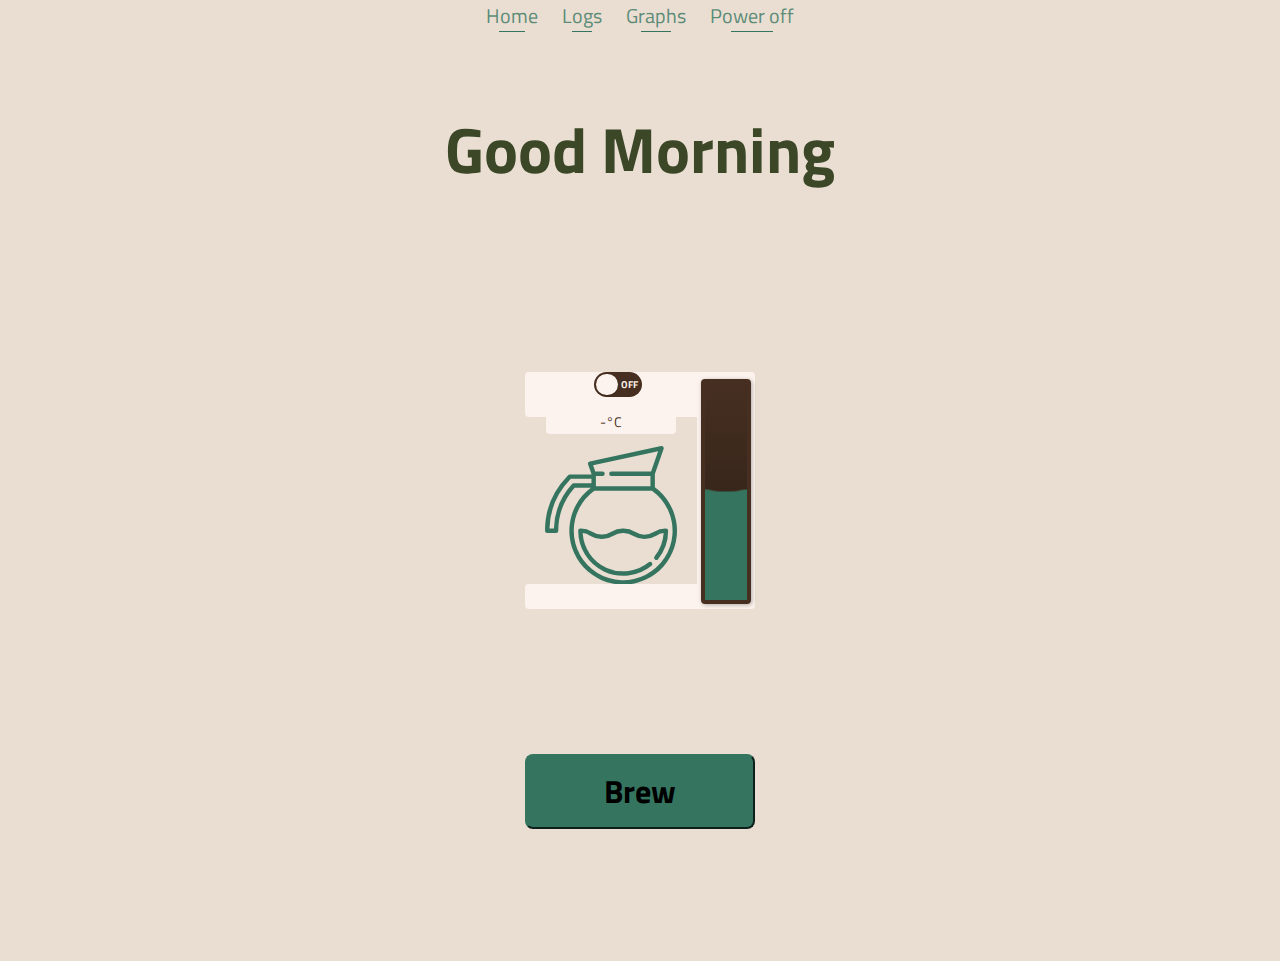
<file: front-end/index.html>
<!DOCTYPE html>
<html lang="en">
	<head>
		<meta charset="UTF-8" />
		<meta http-equiv="X-UA-Compatible" content="IE=edge" />
		<meta name="viewport" content="width=device-width, initial-scale=1.0" />
		<link
			rel="stylesheet"
			type="text/css"
			media="screen"
			href="./style/screen.css"
		/>
		<link rel="shortcut icon" href="imgs/favicon.ico" type="image/x-icon" />
		<link rel="icon" href="imgs/favicon.ico" type="image/x-icon" />
		<link
			href="https://fonts.googleapis.com/css?family=Oswald:400,700"
			rel="stylesheet"
		/>
		<link rel="stylesheet" href="../front-end/style/normalize.css" />
		<script
			src="https://cdn.socket.io/4.4.1/socket.io.min.js"
			integrity="sha384-fKnu0iswBIqkjxrhQCTZ7qlLHOFEgNkRmK2vaO/LbTZSXdJfAu6ewRBdwHPhBo/H"
			crossorigin="anonymous"
		></script>
		<script src="script/dataHandler.js"></script>
		<script src="script/app.js"></script>
		<title>COF-FI</title>
	</head>
	<body class="homepage">
		<header class="o-row--header">
			<div class="navbar">
				<a class="c-nav__link is-selected c-link-cta" href="./index.html"
					>Home</a
				>
				<a
					class="drop-down-link c-nav__link is-selected c-link-cta"
					href="./logs.html"
					>Logs</a
				>
				<a
					class="drop-down-link c-nav__link is-selected c-link-cta"
					href="./graphs.html"
					>Graphs</a
				>
				<a class="js-shutdown c-nav__link is-selected c-link-cta">Power off</a>
			</div>
			<div class="mobile-nav">
				<div class="hamburger" data-clicked="0">
					<svg
						xmlns="http://www.w3.org/2000/svg"
						width="34"
						height="34"
						viewBox="0 0 34 34"
					>
						<g id="navbar_mobile" transform="translate(-745 -78.284)">
							<rect
								id="rectangle"
								width="34"
								height="34"
								transform="translate(745 78.284)"
								fill="none"
							/>
							<path
								id="path"
								d="M3,23.142H28.713V20.285H3v2.857ZM3,16H28.713V13.142H3V16ZM3,6V8.857H28.713V6Z"
								transform="translate(746.286 80.571)"
								fill="#3b4727"
								fill-rule="evenodd"
							/>
						</g>
					</svg>
				</div>
				<div class="mobile-dropdown c-hidden">
					<a href="./index.html">Home</a>
					<a href="./logs.html">Logs</a>
					<a href="./graphs.html">Graphs</a>
					<a class="js-shutdown_mobile"> Power off</a>
				</div>
			</div>
			<div class="c-welcome">
				<h1 class="js-welcome c-lead-bold">Good Morning</h1>

				<span class="js-turnonspan c-lead-sm"></span>
			</div>
		</header>

		<div class="o-row--body">
			<div class="o-layout o-layout--align-center">
				<div class="js-brewingpopup c-hidden">
					<div class="js-brewingpopup-content">
						<div class="c-popupgrid">
							<div class="c-popup-header">
								<h2 class="c-popup-header--text c-lead-bt2">Brew</h2>
								<span class="c-closepopup">&times;</span>
							</div>
							<div class="c-coffeestatus"></div>
							<div class="c-checkdiv">
								<div class="wls u-1-of-2">
									<a class="wlstext c-lead-tiny"
										>water-level<br />
										<!-- <input
											class="js-wlscheck"
											type="checkbox"
											disabled="disabled"
										/> -->
									</a>
									<div class="js-wlscheck c-hidden">
										<svg
											xmlns="http://www.w3.org/2000/svg"
											xmlns:xlink="http://www.w3.org/1999/xlink"
											width="73.303"
											height="52.922"
											viewBox="0 0 73.303 52.922"
										>
											<defs>
												<clipPath id="clip-path">
													<rect width="73.303" height="52.922" fill="none" />
												</clipPath>
											</defs>
											<g
												id="Repeat_Grid_4"
												data-name="Repeat Grid 4"
												clip-path="url(#clip-path)"
											>
												<g transform="translate(-71 -565.578)">
													<path
														id="done_FILL0_wght400_GRAD0_opsz48"
														d="M32.923,65.122,7.7,39.9l4.842-4.842L32.923,55.439,76.161,12.2,81,17.042Z"
														transform="translate(63.3 553.378)"
														fill="#357560"
													/>
												</g>
											</g>
										</svg>
									</div>
									<span class="c-lead-tiny refill-water"></span>
								</div>
								<div class="fsr u-1-of-2">
									<a class="fsrtext c-lead-tiny"
										>coffee pot<br />
										<!-- <input
											class="js-fsrcheck"
											type="checkbox"
											disabled="disabled"
										/> -->
									</a>
									<div class="js-fsrcheck c-hidden">
										<svg
											xmlns="http://www.w3.org/2000/svg"
											xmlns:xlink="http://www.w3.org/1999/xlink"
											width="73.303"
											height="52.922"
											viewBox="0 0 73.303 52.922"
										>
											<defs>
												<clipPath id="clip-path">
													<rect width="73.303" height="52.922" fill="none" />
												</clipPath>
											</defs>
											<g
												id="Repeat_Grid_4"
												data-name="Repeat Grid 4"
												clip-path="url(#clip-path)"
											>
												<g transform="translate(-71 -565.578)">
													<path
														id="done_FILL0_wght400_GRAD0_opsz48"
														d="M32.923,65.122,7.7,39.9l4.842-4.842L32.923,55.439,76.161,12.2,81,17.042Z"
														transform="translate(63.3 553.378)"
														fill="#357560"
													/>
												</g>
											</g>
										</svg>
									</div>
									<span class="c-lead-tiny place-pot"></span>
								</div>
							</div>

							<div class="startdiv">
								<button class="js-startbtn c-lead-bt" disabled="disabled">
									Start
								</button>
							</div>
						</div>
					</div>
				</div>
				<div class="c-coffee--bg o-layout__item u-1-of-2-bp3">
					<div class="top-balk">
						<div class="c-on--off">
							<input class="js-onswitch" type="checkbox" />
						</div>
					</div>
					<div class="tinytop">
						<div class="top-balk--sm">
							<div class="js-temp">-</div>
						</div>
					</div>
					<div class="sidebar--wls">
						<div class="c-waterlevel">
							<main class="c-app">
								<header class="c-header u-bring-to-front">
									<ul class="c-timestamps js-timestamps"></ul>
								</header>

								<footer class="u-bring-to-front"></footer>

								<div class="c-water js-waves">
									<svg
										class="c-water__wave c-water__wave--back"
										version="1.1"
										xmlns="http://www.w3.org/2000/svg"
										xmlns:xlink="http://www.w3.org/1999/xlink"
										viewBox="0 0 560 20"
									>
										<path
											d="M420,20c21.5-0.4,38.8-2.5,51.1-4.5c13.4-2.2,26.5-5.2,27.3-5.4C514,6.5,518,4.7,528.5,2.7c7.1-1.3,17.9-2.8,31.5-2.7c0,0,0,0,0,0v20H420z"
										></path>
										<path
											d="M420,20c-21.5-0.4-38.8-2.5-51.1-4.5c-13.4-2.2-26.5-5.2-27.3-5.4C326,6.5,322,4.7,311.5,2.7C304.3,1.4,293.6-0.1,280,0c0,0,0,0,0,0v20H420z"
										></path>
										<path
											d="M140,20c21.5-0.4,38.8-2.5,51.1-4.5c13.4-2.2,26.5-5.2,27.3-5.4C234,6.5,238,4.7,248.5,2.7c7.1-1.3,17.9-2.8,31.5-2.7c0,0,0,0,0,0v20H140z"
										></path>
										<path
											d="M140,20c-21.5-0.4-38.8-2.5-51.1-4.5c-13.4-2.2-26.5-5.2-27.3-5.4C46,6.5,42,4.7,31.5,2.7C24.3,1.4,13.6-0.1,0,0c0,0,0,0,0,0l0,20H140z"
										></path>
									</svg>

									<svg
										class="c-water__wave c-water__wave--front"
										version="1.1"
										xmlns="http://www.w3.org/2000/svg"
										xmlns:xlink="http://www.w3.org/1999/xlink"
										viewBox="0 0 560 20"
									>
										<path
											d="M420,20c21.5-0.4,38.8-2.5,51.1-4.5c13.4-2.2,26.5-5.2,27.3-5.4C514,6.5,518,4.7,528.5,2.7c7.1-1.3,17.9-2.8,31.5-2.7c0,0,0,0,0,0v20H420z"
										></path>
										<path
											d="M420,20c-21.5-0.4-38.8-2.5-51.1-4.5c-13.4-2.2-26.5-5.2-27.3-5.4C326,6.5,322,4.7,311.5,2.7C304.3,1.4,293.6-0.1,280,0c0,0,0,0,0,0v20H420z"
										></path>
										<path
											d="M140,20c21.5-0.4,38.8-2.5,51.1-4.5c13.4-2.2,26.5-5.2,27.3-5.4C234,6.5,238,4.7,248.5,2.7c7.1-1.3,17.9-2.8,31.5-2.7c0,0,0,0,0,0v20H140z"
										></path>
										<path
											d="M140,20c-21.5-0.4-38.8-2.5-51.1-4.5c-13.4-2.2-26.5-5.2-27.3-5.4C46,6.5,42,4.7,31.5,2.7C24.3,1.4,13.6-0.1,0,0c0,0,0,0,0,0l0,20H140z"
										></path>
									</svg>
								</div>
							</main>
						</div>
					</div>
					<div class="coffeepot">
						<svg
							xmlns="http://www.w3.org/2000/svg"
							width="132.001"
							height="138.631"
							viewBox="0 0 132.001 138.631"
						>
							<g id="coffee-pot-svgrepo-com" transform="translate(0 -0.001)">
								<path
									id="Path_1"
									data-name="Path 1"
									d="M11.246,84.636A77.761,77.761,0,0,1,33.234,30.451l1.3-1.349a2.212,2.212,0,0,1,1.59-.674H57.7v-.364L54.347,18.4a2.212,2.212,0,0,1,1.621-2.887L127.286.051a2.212,2.212,0,0,1,2.559,2.888l-8.726,25.127V41.307a53.828,53.828,0,1,1-63.955.4H40.9A64.677,64.677,0,0,0,24.519,84.8a2.212,2.212,0,0,1-2.212,2.212H13.458A2.214,2.214,0,0,1,11.24,84.8q0-.084.006-.165Zm48.1-65.325,2.142,6.169h7.275a2.212,2.212,0,0,1,0,4.424H62.126V40.228h54.567V29.9H77.612a2.212,2.212,0,0,1,0-4.424h39.721l7.039-20.27ZM40,84.8a49.406,49.406,0,1,0,78.188-40.149H60.628A49.474,49.474,0,0,0,40,84.8ZM20.129,82.589A69.072,69.072,0,0,1,38.284,37.995a2.211,2.211,0,0,1,1.631-.717H57.7V32.853H37.067l-.652.674A73.334,73.334,0,0,0,15.7,82.589Z"
									transform="translate(-11.24)"
									fill="#357560"
								/>
								<path
									id="Path_2"
									data-name="Path 2"
									d="M64.837,285.9a17.026,17.026,0,0,0,9.624-2.674A21.452,21.452,0,0,1,86.222,280a21.451,21.451,0,0,1,11.761,3.225,18.651,18.651,0,0,0,19.247,0A21.45,21.45,0,0,1,128.99,280a2.212,2.212,0,0,1,2.212,2.212,45.047,45.047,0,0,1-10.071,28.333,2.212,2.212,0,0,1-3.433-2.791,40.636,40.636,0,0,0,9.012-23.222,17.164,17.164,0,0,0-7.344,2.567,23.058,23.058,0,0,1-23.521,0,17.025,17.025,0,0,0-9.624-2.674A17.026,17.026,0,0,0,76.6,287.1a21.45,21.45,0,0,1-11.761,3.225A21.453,21.453,0,0,1,53.076,287.1a17.168,17.168,0,0,0-7.346-2.567,40.532,40.532,0,0,0,66.033,29.158,2.212,2.212,0,0,1,2.791,3.433,44.957,44.957,0,0,1-73.314-34.91A2.212,2.212,0,0,1,43.452,280a21.452,21.452,0,0,1,11.761,3.225A17.023,17.023,0,0,0,64.837,285.9Z"
									transform="translate(-8.051 -197.412)"
									fill="#357560"
								/>
							</g>
						</svg>
					</div>
					<div class="bottom-balk"></div>
				</div>
			</div>
			<div class="o-container-btn">
				<div class="c-brew-coffee">
					<button class="js-brewbtn c-lead-bt">Brew</button>
				</div>
			</div>
		</div>
	</body>
</html>
</file>
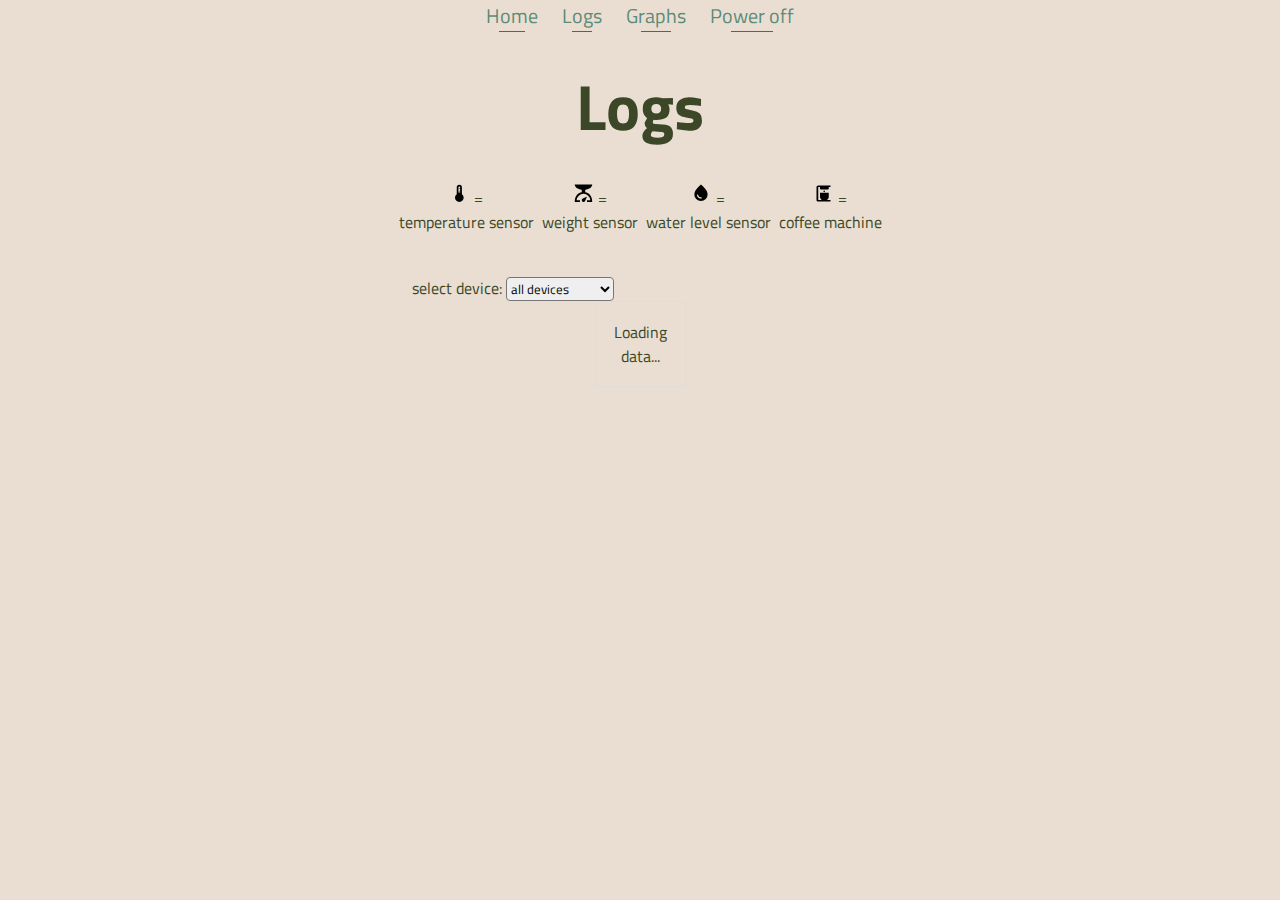
<file: front-end/logs.html>
<!DOCTYPE html>
<html lang="en">
<head>
  <meta charset="UTF-8">
  <meta http-equiv="X-UA-Compatible" content="IE=edge">
  <meta name="viewport" content="width=device-width, initial-scale=1.0">
  <link rel="shortcut icon" href="imgs/favicon.ico" type="image/x-icon" />
  <link rel="icon" href="imgs/favicon.ico" type="image/x-icon" />
  <link rel="stylesheet" type="text/css" media="screen" href="./style/screen.css" />
  <link href="https://fonts.googleapis.com/css?family=Oswald:400,700" rel="stylesheet" />
  <script src="script/dataHandler.js"></script>
  <script
  src="https://cdn.socket.io/4.4.1/socket.io.min.js"
  integrity="sha384-fKnu0iswBIqkjxrhQCTZ7qlLHOFEgNkRmK2vaO/LbTZSXdJfAu6ewRBdwHPhBo/H"
  crossorigin="anonymous"
></script>
  <script src="script/app.js"></script>
  <title>COF-FI | Logs</title>
</head>
<body class="log-page">
  <header class="">
    <div class="navbar">
      <a class="c-nav__link is-selected c-link-cta" href="./index.html"
        >Home</a
      >
     
      <a
					class="drop-down-link c-nav__link is-selected c-link-cta"
					href="./logs.html"
					>Logs</a
				>
				<a
					class="drop-down-link c-nav__link is-selected c-link-cta"
					href="./graphs.html"
					>Graphs</a
				>
        <a class="js-shutdown c-nav__link is-selected c-link-cta">Power off</a>
    </div>
    <div class="mobile-nav">
      <div class="hamburger" data-clicked="0">
        <svg
          xmlns="http://www.w3.org/2000/svg"
          width="34"
          height="34"
          viewBox="0 0 34 34"
        >
          <g id="navbar_mobile" transform="translate(-745 -78.284)">
            <rect
              id="rectangle"
              width="34"
              height="34"
              transform="translate(745 78.284)"
              fill="none"
            />
            <path
              id="path"
              d="M3,23.142H28.713V20.285H3v2.857ZM3,16H28.713V13.142H3V16ZM3,6V8.857H28.713V6Z"
              transform="translate(746.286 80.571)"
              fill="#3b4727"
              fill-rule="evenodd"
            />
          </g>
        </svg>
      </div>
      <div class="mobile-dropdown c-hidden">
        <a href="./index.html">Home</a>
        <a href="./logs.html">Logs</a>
        <a href="./graphs.html">Graphs</a>
        <a class="js-shutdown_mobile"> Power off</a>
      </div>
    </div>
    <div class="c-welcomelogs">
      <h1 class="welcome-text c-lead-bold">Logs</h1>
    </div>
  </header>
  <main class="c-dashboard">
    <div class="o-layout o-layout--justify-center o-layout--align-center o-layout--align-content-center">
      <div class="o-layout__item ">
        <div class="c-legendediv">
            <p><svg id="thermostat_black_24dp" xmlns="http://www.w3.org/2000/svg" width="21" height="21" viewBox="0 0 21 21">
              <g id="Group_8" data-name="Group 8">
                <path id="Path_6" data-name="Path 6" d="M0,0H20.636V20.636H0Z" fill="none"/>
              </g>
              <g id="Group_9" data-name="Group 9" transform="translate(6.019 1.72)">
                <path id="Path_7" data-name="Path 7" d="M13.879,11.458V4.58a2.58,2.58,0,1,0-5.159,0v6.879a4.3,4.3,0,1,0,5.159,0Zm-3.439-1.72V4.58a.86.86,0,1,1,1.72,0v.86H11.3V6.3h.86v1.72H11.3v.86h.86v.86Z" transform="translate(-7 -2)"/>
              </g>
            </svg> = <br/> temperature sensor
            </p>
            <p>
              <svg xmlns="http://www.w3.org/2000/svg" width="21" height="21" viewBox="0 0 21 21">
              <g id="scale_black_24dp" transform="translate(0 0.02)">
                <g id="Group_12" data-name="Group 12" transform="translate(0 0)">
                  <rect id="Rectangle_4" data-name="Rectangle 4" width="21" height="21" transform="translate(0 -0.02)" fill="none"/>
                </g>
                <g id="Group_13" data-name="Group 13" transform="translate(1.748 1.41)">
                  <path id="Path_8" data-name="Path 8" d="M12.487,9.865V7.244C16.472,6.737,19.479,4.534,19.479,2H2C2,4.534,5.006,6.737,8.991,7.244V9.865C5.775,10.5,2,13.02,2,19.479H7.244V17.731H3.861a6.74,6.74,0,0,1,6.878-6.292,6.74,6.74,0,0,1,6.878,6.292H14.235v1.748h5.244C19.479,13.02,15.7,10.5,12.487,9.865Zm-1.748,9.613a1.753,1.753,0,0,1-1.748-1.748A1.709,1.709,0,0,1,9.507,16.5c.7-.7,4.728-2.263,4.728-2.263s-1.564,4.029-2.263,4.728A1.709,1.709,0,0,1,10.739,19.479Z" transform="translate(-2 -2)"/>
                </g>
              </g>
            </svg> = <br/> weight sensor
            </p>
            <p>
              <svg xmlns="http://www.w3.org/2000/svg" width="21" height="21" viewBox="0 0 21 21">
              <g id="water_drop_black_24dp" transform="translate(0 -0.238)">
                <rect id="Rectangle_3" data-name="Rectangle 3" width="21" height="20" transform="translate(0 0.238)" fill="none"/>
                <path id="Path_5" data-name="Path 5" d="M10.647,2Q4,7.671,4,11.8a6.649,6.649,0,1,0,13.294,0Q17.294,7.667,10.647,2ZM7.182,11.971a.624.624,0,0,1,.615.515,2.815,2.815,0,0,0,3.024,2.385.624.624,0,1,1,.058,1.246,4.049,4.049,0,0,1-4.312-3.423A.624.624,0,0,1,7.182,11.971Z" transform="translate(-0.676 -0.338)"/>
              </g>
            </svg> = <br/> water level sensor
            </p>
            <p>
               <svg
              id='coffee_maker_black_24dp'
              xmlns='http://www.w3.org/2000/svg'
              width='21'
              height='21'
              viewBox='0 0 139.204 128.469'
            >
              <g id='Group_3' data-name='Group 3'>
                <path
                  id='Path_1'
                  data-name='Path 1'
                  d='M0,0H139.2V128.469H0Z'
                  fill='none'
                />
              </g>
              <g
                id='Group_5'
                data-name='Group 5'
                transform='translate(23.201 10.706)'
              >
                <g id='Group_4' data-name='Group 4'>
                  <path
                    id='Path_2'
                    data-name='Path 2'
                    d='M85.2,23.412V12.706H96.8V2H15.6C9.22,2,4,6.818,4,12.706V98.352c0,5.888,5.22,10.706,11.6,10.706H96.8V98.352H73.428C80.562,93.481,85.2,85.719,85.2,76.94V50.176h-58V76.94c0,8.779,4.7,16.54,11.774,21.412H15.6V12.706H27.2V23.412A5.607,5.607,0,0,0,33,28.764H79.4A5.606,5.606,0,0,0,85.2,23.412Z'
                    transform='translate(-4 -2)'
                  />
                  <ellipse
                    id='Ellipse_2'
                    data-name='Ellipse 2'
                    cx='5.536'
                    cy='5.109'
                    rx='5.536'
                    ry='5.109'
                    transform='translate(45.45 34.257)'
                  />
                </g>
              </g>
              </svg> = <br/> coffee machine 
          </p>
        </div>
      </div>
      <div class="o-layout__item"><div class="c-deviceInputDiv">
        <label for="deviceid">select device: </label>
        <select name="deviceid" class="deviceID_picker">
          <option value="0">all devices</option>
          <option value="1">water level</option>
          <option value="2">temperature</option>
          <option value="3">weight</option>
          <option value="4">coffee machine</option>
        </select>
    </div></div>
      <div class="o-layout__item">
        <table class="c-table js-table">
          <tr class="c-row js-header">
            <td class="c-cell">Loading data...</td>
          </tr>
        </table>
      </div>
      <div class="backtotop-btn">
        <svg xmlns="http://www.w3.org/2000/svg" width="28" height="26.8" viewBox="0 0 28 26.8">
          <path id="double_arrow_FILL0_wght400_GRAD0_opsz48" d="M24.7,38,35.2,24,24.7,10h3.7L38.9,24,28.4,38ZM12.1,38,22.6,24,12.1,10h3.7L26.3,24,15.8,38Z" transform="translate(-10 38.9) rotate(-90)"/>
        </svg>        
      </div>
    </div>
    
  </main>
</html>
</file>
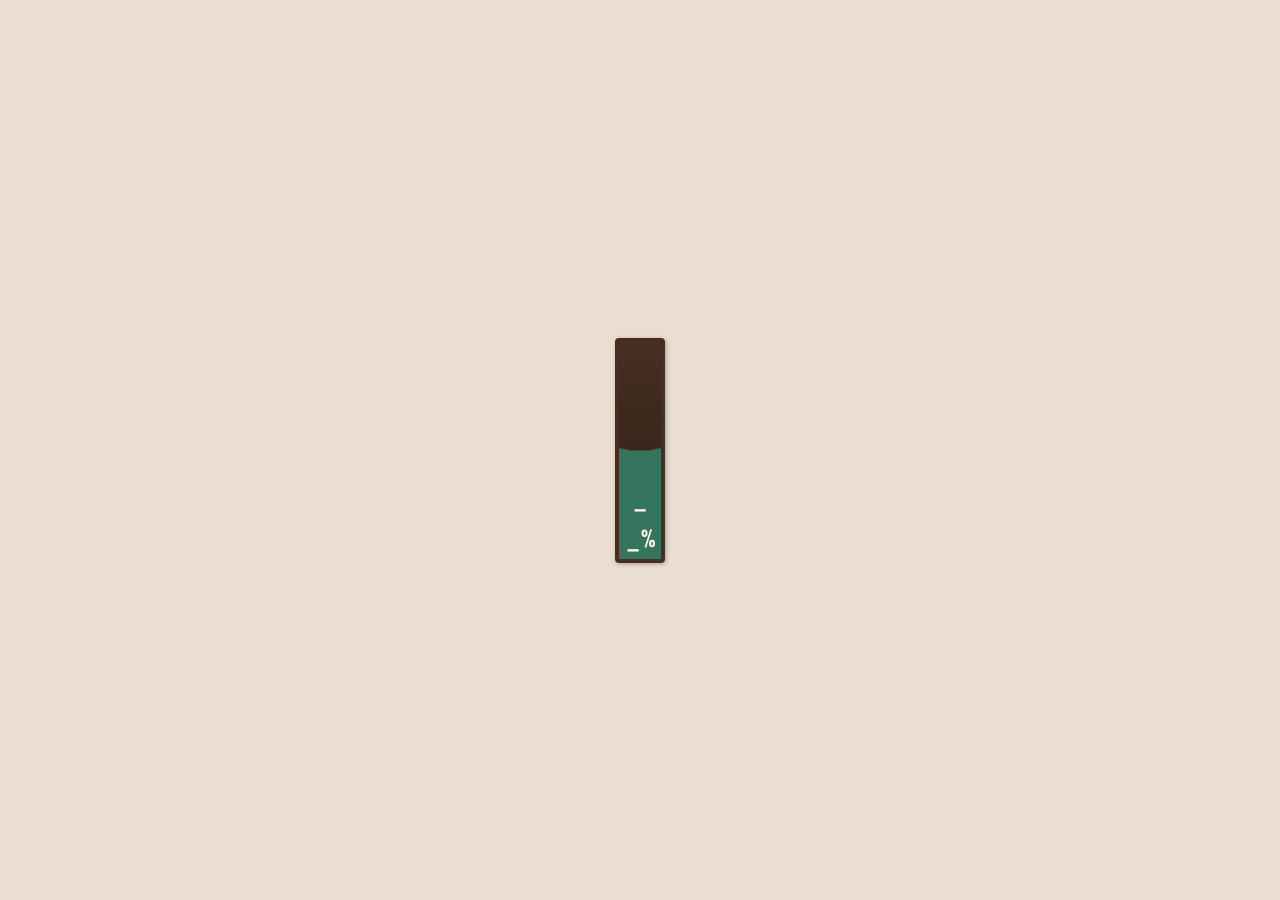
<file: front-end/waterlevel.html>
<!DOCTYPE html>
<html lang="en">
<head>
  <meta charset="UTF-8">
  <meta http-equiv="X-UA-Compatible" content="IE=edge">
  <meta name="viewport" content="width=device-width, initial-scale=1.0">
 
  <link rel="stylesheet" type="text/css" media="screen" href="./style/screen.css" />
  <link
			href="https://fonts.googleapis.com/css?family=Oswald:400,700"
			rel="stylesheet"
		/>
		<script
			src="https://cdn.socket.io/4.4.1/socket.io.min.js"
			integrity="sha384-fKnu0iswBIqkjxrhQCTZ7qlLHOFEgNkRmK2vaO/LbTZSXdJfAu6ewRBdwHPhBo/H"
			crossorigin="anonymous"
		></script>
  <script src="script/dataHandler.js"></script>
  <script src="script/waterlevel.js"></script>
  <title>sensors uitlezen</title>
</head>

        <body class="u-space-center-center">
            <main class="c-app">
                <header class="c-header u-bring-to-front">
                    <ul class="c-timestamps js-timestamps"></ul>
                </header>
                <div class="c-percentage u-bring-to-front">
                    <h2 class="c-percentage__current js-percentage">_ _</h2>
                </div>
                <footer class="u-bring-to-front">
                    
                    
                        
                </footer>
    
                <div class="c-water js-waves">
                    <svg
                        class="c-water__wave c-water__wave--back"
                        version="1.1"
                        xmlns="http://www.w3.org/2000/svg"
                        xmlns:xlink="http://www.w3.org/1999/xlink"
                        viewBox="0 0 560 20"
                    >
                        <path
                            d="M420,20c21.5-0.4,38.8-2.5,51.1-4.5c13.4-2.2,26.5-5.2,27.3-5.4C514,6.5,518,4.7,528.5,2.7c7.1-1.3,17.9-2.8,31.5-2.7c0,0,0,0,0,0v20H420z"
                        ></path>
                        <path
                            d="M420,20c-21.5-0.4-38.8-2.5-51.1-4.5c-13.4-2.2-26.5-5.2-27.3-5.4C326,6.5,322,4.7,311.5,2.7C304.3,1.4,293.6-0.1,280,0c0,0,0,0,0,0v20H420z"
                        ></path>
                        <path
                            d="M140,20c21.5-0.4,38.8-2.5,51.1-4.5c13.4-2.2,26.5-5.2,27.3-5.4C234,6.5,238,4.7,248.5,2.7c7.1-1.3,17.9-2.8,31.5-2.7c0,0,0,0,0,0v20H140z"
                        ></path>
                        <path
                            d="M140,20c-21.5-0.4-38.8-2.5-51.1-4.5c-13.4-2.2-26.5-5.2-27.3-5.4C46,6.5,42,4.7,31.5,2.7C24.3,1.4,13.6-0.1,0,0c0,0,0,0,0,0l0,20H140z"
                        ></path>
                    </svg>
    
                    <svg
                        class="c-water__wave c-water__wave--front"
                        version="1.1"
                        xmlns="http://www.w3.org/2000/svg"
                        xmlns:xlink="http://www.w3.org/1999/xlink"
                        viewBox="0 0 560 20"
                    >
                        <path
                            d="M420,20c21.5-0.4,38.8-2.5,51.1-4.5c13.4-2.2,26.5-5.2,27.3-5.4C514,6.5,518,4.7,528.5,2.7c7.1-1.3,17.9-2.8,31.5-2.7c0,0,0,0,0,0v20H420z"
                        ></path>
                        <path
                            d="M420,20c-21.5-0.4-38.8-2.5-51.1-4.5c-13.4-2.2-26.5-5.2-27.3-5.4C326,6.5,322,4.7,311.5,2.7C304.3,1.4,293.6-0.1,280,0c0,0,0,0,0,0v20H420z"
                        ></path>
                        <path
                            d="M140,20c21.5-0.4,38.8-2.5,51.1-4.5c13.4-2.2,26.5-5.2,27.3-5.4C234,6.5,238,4.7,248.5,2.7c7.1-1.3,17.9-2.8,31.5-2.7c0,0,0,0,0,0v20H140z"
                        ></path>
                        <path
                            d="M140,20c-21.5-0.4-38.8-2.5-51.1-4.5c-13.4-2.2-26.5-5.2-27.3-5.4C46,6.5,42,4.7,31.5,2.7C24.3,1.4,13.6-0.1,0,0c0,0,0,0,0,0l0,20H140z"
                        ></path>
                    </svg>
                </div>
            </main>
        </body>
    </html>
</file>
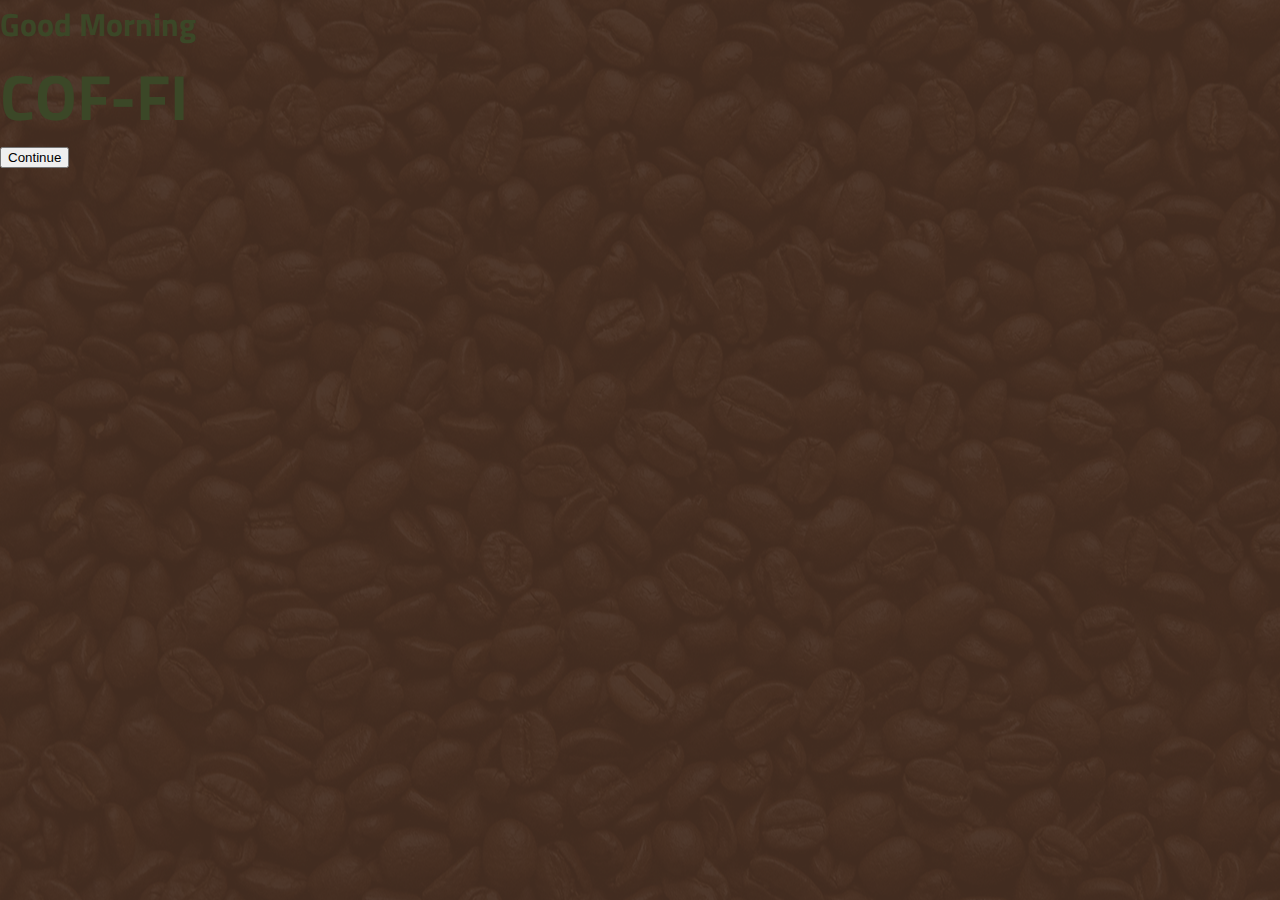
<file: front-end/welcome.html>
<!DOCTYPE html>
<html lang="en">
	<head>
		<meta charset="UTF-8" />
		<meta http-equiv="X-UA-Compatible" content="IE=edge" />
		<meta name="viewport" content="width=device-width, initial-scale=1.0" />
		<script
			src="https://cdn.socket.io/4.4.1/socket.io.min.js"
			integrity="sha384-fKnu0iswBIqkjxrhQCTZ7qlLHOFEgNkRmK2vaO/LbTZSXdJfAu6ewRBdwHPhBo/H"
			crossorigin="anonymous"
		></script>
		<link
			rel="stylesheet"
			type="text/css"
			media="screen"
			href="style/screen.css"
		/>
		<link
			href="https://fonts.googleapis.com/css?family=Oswald:400,700"
			rel="stylesheet"
		/>
		<script src="script/dataHandler.js"></script>
		<link rel="stylesheet" href="./style/screen.css" />
		<script src="script/app.js"></script>
		<title>COF-FI | Welcome</title>
	</head>
	<body class="welcome">
		<div class="o-welcome">
			<div class="c-welcome-container">
				<h1 class="js-welcome c-lead-bt">Good Morning</h1>
				<h1 class="c-Title c-lead-bold">COF-FI</h1>
				<div class="c-fakebtndiv">
					<button class="c-fakebtn">Continue</button>
				</div>
			</div>
		</div>
	</body>
</html>
</file>
<file: front-end/style/screen.css>
/*------------------------------------*\
  #FONTS
\*------------------------------------*/

@import url('https://fonts.googleapis.com/css2?family=Titillium+Web:wght@400;600;700&display=swap');

/*------------------------------------*\
  #GENERIC
\*------------------------------------*/

/*
    Ge
	neric: Page
    ---
    Global page styles + universal box-sizing:
*/

html {
	font-size: 16px;
	line-height: 1.5;
	font-family: 'Titillium Web', sans-serif;
	color: #3b4727;
	background-color: #e9ded1;
	box-sizing: border-box;
	-webkit-font-smoothing: antialiased;
	-moz-osx-font-smoothing: grayscale;
}

*,
*:before,
*:after {
	box-sizing: inherit;
}

@media (min-width: 768px) {
	html {
		font-size: 16px;
	}
}

body {
	margin: 0;
	width: 100vw;
	height: 100vh;
}
/*
 * Remove text-shadow in selection highlight:
 * https://twitter.com/miketaylr/status/12228805301
 *
 * Customize the background color to match your design.
 */

::selection {
	background: #357560;
	color: white;
	text-shadow: none;
}

/*------------------------------------*\
  #Elements
\*------------------------------------*/

/*
    Elements: Images
    ---
    Default markup for images to make them responsive
*/

img {
	max-width: 100%;
	vertical-align: top;
}

/*
    Elements: typography
    ---
    Default markup for typographic elements
*/

h1,
h2,
h3 {
	font-weight: 200;
}

h1 {
	font-size: 36px;
	line-height: 48px;
	margin: 0 0 24px;
}

h2 {
	font-size: 32px;
	line-height: 40px;
	margin: 0 0 24px;
}

h3 {
	font-size: 26px;
	line-height: 32px;
	margin: 0 0 24px;
}

h4,
h5,
h6 {
	font-size: 20px;
	line-height: 24px;
	margin: 0 0 24px;
}

p,
ol,
ul,
dl,
table,
address,
figure {
	margin: 0 0 24px;
}

ul,
ol {
	padding-left: 24px;
}

li ul,
li ol {
	margin-bottom: 0;
}

blockquote {
	font-style: normal;
	font-size: 23px;
	line-height: 32px;
	margin: 0 0 24px;
}

blockquote * {
	font-size: inherit;
	line-height: inherit;
}

figcaption {
	font-weight: 400;
	font-size: 12px;
	line-height: 16px;
	margin-top: 8px;
	color: #3c3c42;
}

hr {
	border: 0;
	height: 1px;
	background: LightGrey;
	margin: 0 0 24px;
}

a,
a:visited {
	color: #5051db;
	transition: all 0.1s ease-in-out;
}

a:active,
a:hover,
a:focus {
	color: #3e3ea8;
}

span {
	color: red;
}

/*------------------------------------*\
  #OBJECTS
\*------------------------------------*/
.o-welcome {
	width: 100%;
	height: 100%;
	background-image: url('../imgs/background.png');
	background-repeat: repeat;
	background-position: center;
}

/*
    Objects: Row
    ---
    Creates a horizontal row that stretches the viewport and adds padding around children
*/

.o-row--body {
	height: 80vh;
	display: flex;
	align-items: center;
	justify-content: space-evenly;
	flex-direction: column;
	overflow: hidden;
}
@media (min-width: 968px) {
}
.o-row--footer {
	position: relative;
	padding: 24px 24px 0;
	height: 220px;
	display: flex;
	justify-content: center;
	align-items: flex-end;
}

.o-row--header {
	position: relative;
	display: flow-root;
	text-align: center;
}

/* size modifiers */

.o-row--lg {
	padding: 48px 24px 24px;
}

@media (min-width: 768px) {
	.o-row {
		padding-right: 48px;
	}

	.o-row--md {
		padding-top: 48px;
		padding-bottom: 24px;
	}

	.o-row--lg {
		padding-top: 72px;
		padding-bottom: 48px;
	}
}

/*
    Objects: Container
    ---
    Creates a horizontal container that sets de global max-width
*/

.o-container {
	margin-left: auto;
	margin-right: auto;
	width: 100%;
	max-width: 70em; /* 56.4 * 20px = 1128px */
}
.o-container-btn {
	display: flex;
	justify-content: center;
	align-items: center;
	height: 10vh;
}

/*
    Objects: Layout
    ---
    The layout object provides us with a column-style layout system. This object
    contains the basic structural elements, but classes should be complemented
    with width utilities
*/

.o-layout {
	display: -webkit-flex;
	display: -ms-flexbox;
	display: flex;
	flex-wrap: wrap;
}

.o-layout__item {
	flex-basis: 100%;
}

/* gutter modifiers, these affect o-layout__item too */

.o-layout--gutter {
	margin: 0 -12px;
}

.o-layout--gutter > .o-layout__item {
	padding: 0 12px;
}

.o-layout--gutter-sm {
	margin: 0 -6px;
}

.o-layout--gutter-sm > .o-layout__item {
	padding: 0 6px;
}

.o-layout--gutter-lg {
	margin: 0 -24px;
}

.o-layout--gutter-lg > .o-layout__item {
	padding: 0 24px;
}

/* reverse horizontal row modifier */

.o-layout--row-reverse {
	flex-direction: row-reverse;
}

/* Horizontal alignment modifiers*/

.o-layout--justify-start {
	justify-content: flex-start;
}

.o-layout--justify-end {
	justify-content: flex-end;
}

.o-layout--justify-center {
	justify-content: center;
}

.o-layout--justify-space-around {
	justify-content: space-around;
}

.o-layout--justify-space-evenly {
	justify-content: space-evenly;
}

.o-layout--justify-space-between {
	justify-content: space-between;
}

/* Vertical alignment modifiers */

.o-layout--align-start {
	align-items: flex-start;
}

.o-layout--align-end {
	align-items: flex-end;
}

.o-layout--align-center {
	align-items: center;
}

.o-layout--align-baseline {
	align-items: baseline;
}

/* Vertical alignment modifiers that only work if there is one than one flex item */

.o-layout--align-content-start {
	align-content: start;
}

.o-layout--align-content-end {
	align-content: end;
}

.o-layout--align-content-center {
	align-content: center;
}

.o-layout--align-content-space-around {
	align-content: space-around;
}

.o-layout--align-content-space-between {
	align-content: space-between;
}

/*
    Objects: section
    ---
    Creates vertical whitespace between adjacent sections inside a row
*/

* + h2 {
	margin-top: 48px;
}

.o-section {
	display: flow-root;
}

.o-section + .o-section {
	margin-top: 24px;
}

@media (min-width: 768px) {
	.o-section--lg + .o-section--lg,
	.o-section--xl + .o-section--xl {
		margin-top: 48px;
	}
}

@media (min-width: 1200px) {
	.o-section--xl + .o-section--xl {
		margin-top: 72px;
	}
}

/*
    Objects: List
    ---
    Small reusable object to remove default list styling from lists
*/

.o-list-reset {
	list-style: none;
	padding: 0;
}

/*------------------------------------*\
  #COMPONENTS
\*------------------------------------*/
.backtotop-btn {
	display: none; /* Hidden by default */
	position: fixed; /* Fixed/sticky position */
	bottom: 20px; /* Place the button at the bottom of the page */
	right: 30px; /* Place the button 30px from the right */
	z-index: 99; /* Make sure it does not overlap */
	border: none; /* Remove borders */
	outline: none; /* Remove outline */
	background-color: #357560; /* Set a background color */
	color: #e9ded1; /* Text color */
	cursor: pointer; /* Add a mouse pointer on hover */
	padding: 5px; /* Some padding */
	padding-bottom: 0px;
	box-shadow: 0px 0px 30px #e9ded1;
	border-radius: 10px; /* Rounded corners */
	font-size: 18px; /* Increase font size */
}

.deviceID_picker {
	border-radius: 4px;
	font-family: 'Titillium Web', sans-serif;
}

.c-deviceInputDiv {
	align-self: center;
	margin: 0 auto;
	padding-left: 8px;
	max-width: 472px;
}

/* .js-fsrcheck {
	margin-top: -34px;
}
.js-wlscheck {
	margin-top: -34px;
} */

.prev-week {
	display: flex;
	justify-content: flex-end;
	max-height: 32px;
}
.next-week {
	display: flex;
	justify-content: flex-start;
	max-height: 32px;
}

.js-next-week-btn {
	display: flex;
	flex-direction: row;
	font-size: 24px;
	color: #357560;
	margin-left: 12px;
	font-family: 'Titillium Web', sans-serif;
}
.js-prev-week-btn {
	display: flex;
	flex-direction: row;
	margin-right: 12px;
	color: #357560;
	font-size: 24px;
	font-family: 'Titillium Web', sans-serif;
}
.arrow-svg {
	padding-top: 8px;
}

.js-current-week-btn {
	display: flex;
	flex-direction: row;
	border-radius: 2em;
	border: 1px solid #202024;
	font-size: 16px;
	margin-top: 24px;
	background-color: #357560;
	color: #fbf1e5;
	font-family: 'Titillium Web', sans-serif;
}

/*
	Components: graphs/logs
	---
	displays logs in a graph format
  */

.c-graph-buttons {
	display: flex;
	justify-content: center;
}
.c-graphs {
	justify-content: center;
}

.c-legendediv {
	display: flex;
	justify-content: center;
	flex-direction: row;
	align-items: center;
	text-align: center;
	margin-bottom: 14px;
}
.c-legendediv > p {
	padding: 4px;
	max-height: 59px;
}
@media (max-width: 768px) {
	.c-legendediv {
		justify-content: space-evenly;
	}
}

.weightgraph {
	min-height: 300px;
	height: 100%;
	max-width: 80%;
	box-shadow: 0 1px 4px 0 rgba(0, 0, 0, 0.8);
	margin-top: 14px;
	margin-bottom: 20px;
	padding: 14px;
}
.coffee-weight {
	min-height: 400px;

	overflow: hidden;
}
.coffeegraph {
	min-height: 300px;
	max-width: 80%;
	height: 100%;
	box-shadow: 0 1px 4px 0 rgba(0, 0, 0, 0.8);
	margin-bottom: 20px;
	padding: 14px;
}
.coffee-made {
	overflow: hidden;

	min-height: 400px;
}
@media (max-width: 768px) {
	.coffee-made {
		min-height: 300px;
	}
	.coffee-weight {
		min-height: 300px;
	}
	.weightgraph {
		max-width: 95%;
		height: 45%;
		font-size: 14px;
	}
	.coffeegraph {
		max-width: 95%;
		height: 45%;
		font-size: 14px;
	}
}
/*
    Component: popup
    ---
    brewing popup
*/
.c-popupgrid {
	display: grid;
	grid-template-columns: repeat(3, 76.666px);
	grid-template-rows: 40px 195px 85px;
	grid-template-areas:
		'header header header'
		'checkdiv checkdiv checkdiv'
		'start start start';
}
.wls {
	display: flex;
	flex-direction: column;
	justify-content: space-around;
	border: 3px solid #7c7573;
	border-radius: 24px;
	width: 80px;
	height: 100px;
	text-align: center;
	align-self: center;
	margin-left: 4px;
}
.fsrtext {
	text-align: center;
	justify-content: center;
	align-self: center;
	padding-top: 14px;
}
.wlstext {
	text-align: center;
	justify-content: center;
	align-self: center;
	padding-top: 14px;
}
.fsr {
	display: flex;
	flex-direction: column;
	justify-content: space-around;
	border: 3px solid #7c7573;
	border-radius: 24px;
	width: 80px;
	height: 100px;
	text-align: center;
	align-self: center;
	margin-left: 6px;
	margin-right: 4px;
}

.c-checkdiv {
	grid-area: checkdiv;
	display: flex;
	flex-direction: row;
	justify-content: center;
	align-items: center;
}
.c-coffeestatus {
	grid-area: checkdiv;
	display: flex;
	flex-direction: row;
	justify-content: center;
	align-items: center;
}
.js-startbtn {
	grid-area: start;
}
.c-popup-header {
	grid-area: header;
	display: grid;
	grid-template-columns: 35px 195px;
	grid-template-rows: 40px;
	grid-template-areas: 'closepop title';
	background-color: #357560;
	width: 232px;
	height: 39px;
	border-radius: 20px;
	justify-content: center;
}
.c-popup-header--text {
	grid-area: title;
	order: 1;
	color: #462f20;
	text-align: center;
	padding-right: 32px;
	font-weight: bold;
}

.c-closepopup {
	grid-area: closepop;
	padding-left: 12px;
	color: #fbf1e5;
	font-size: 28px;
	font-weight: bold;
	text-align: center;
	margin-top: -4px;
}
.c-closepopup:hover,
.c-closepopup:focus {
	color: #000;
	text-decoration: none;
	cursor: pointer;
}

.js-brewingpopup {
	/* Hidden by default */
	display: flex;
	justify-content: center;
	align-items: center;
	position: fixed; /* Stay in place */
	z-index: 25; /* Sit on top */
	width: 232px; /* Full width */
	height: 345px; /* Full height */
	overflow: hidden; /* Enable scroll if needed */

	padding-top: 24px;
	margin-left: 0px;
	border-radius: 20px;
}
body > .js-brewingpopup {
	background-color: rgba(0, 0, 0, 0.4); /* Black w/ opacity */
}

/* Modal Content */
.js-brewingpopup-content {
	background-color: #fdf3ee;
	margin: auto;
	border: 1px solid #888;
	width: 100%;
	height: 100%;
	color: #3b4727;
	border-radius: 20px;
}
.js-brewingpopup-content a {
	color: #3b4727;
}

/*
    Component: toggle
    ---
    turn machine on off
*/
.c-on--off {
	display: flex;
	justify-content: center;
	padding-right: 44px;
}

.js-onswitch {
	-webkit-appearance: none;
	-moz-appearance: none;
	appearance: none;
	width: 47.6px;
	height: 24.6px;
	display: inline-block;
	position: relative;
	border-radius: 50px;
	overflow: hidden;
	outline: none;
	border: none;
	cursor: pointer;
	background-color: #462f20;
	transition: background-color ease 0.3s;
	-webkit-tap-highlight-color: transparent;
}

.js-onswitch:before {
	content: 'on off';
	display: block;
	position: absolute;
	z-index: 2;
	width: 21.5px;
	height: 21.5px;
	background: #fdf3ee;
	left: 2px;
	top: 1.5px;
	border-radius: 50%;
	font: 10px/21.5px 'Titillium Web';
	text-transform: uppercase;
	font-weight: bold;
	text-indent: -28px;
	word-spacing: 37px;
	color: #fbf1e5;
	text-shadow: -1px -1px rgba(0, 0, 0, 0.15);
	white-space: nowrap;
	box-shadow: 0 1px 2px rgba(0, 0, 0, 0.2);
	transition: all cubic-bezier(0.3, 1.5, 0.7, 1) 0.3s;
}

.js-onswitch:checked {
	background-color: #357560;
}

.js-onswitch:checked:before {
	left: 24.6px;
	text-indent: -20px;
}
/*
    Component: welcome
    ---
    welcome
*/

.c-welcomelogs {
	display: flex;
	justify-content: center;
	align-items: center;
	text-align: center;
	padding-top: 14px;
}
.c-welcome {
	text-align: center;
	display: flex;
	align-items: center;
	justify-content: center;
	padding-top: 14px;
	flex-direction: column;
}
@media (min-width: 1224px) {
	.c-welcome {
		padding-top: 50px;
		padding-bottom: 25px;
	}
	.c-welcomelogs {
		padding-top: 50px;
		padding-bottom: 25px;
	}
}

.welcome-text {
	text-align: end;
}

/*
    Component: coffee-bg
    ---
    turn machine on off
*/
.c-coffee--bg {
	display: grid;
	grid-template-rows: 42px 20px 150px 23px;
	grid-template-columns: 172px 58px;
	grid-template-areas:
		'top wls'
		'tiny wls'
		'pot wls'
		'bottom wls';
}
.coffee--svg {
	width: 132;
	height: 138.63;
}
.coffeepot {
	display: flex;
	justify-content: center;
	align-items: flex-end;
}

.top-balk {
	grid-area: top;
	width: 230px;
	height: 45px;
	border-radius: 4px;
	background-color: #fdf3ee;
}
.tinytop {
	color: #462f20;
	grid-area: tiny;
	display: flex;
	justify-content: center;
}
.top-balk--sm {
	width: 130px;
	height: 20px;
	border-radius: 4px;
	background-color: #fdf3ee;
}
.sidebar--wls {
	align-self: center;
	grid-area: wls;
	width: 58px;
	height: 229px;
	border-radius: 4px;

	z-index: 10;
	border: 4px solid #fdf3ee;
}
.bottom-balk {
	grid-area: bottom;
	width: 230px;
	height: 25px;
	border-radius: 4px;
	background-color: #fdf3ee;
}

/*
    Component: c-temp
    ---
    temperature
*/
.js-temp {
	text-align: center;
	font-size: 14px;
}
.js-temp::after {
	content: '°C';
}
/*
    Component: c-machinebtn
    ---
    turn machine on off
*/
.js-machinebtn {
	align-self: center;
}

/*
    Component: c-coffeebtn
    ---
    coffee button
*/
.c-brew-coffee {
	align-self: flex-end;
}
.startdiv {
	display: flex;
	justify-content: center;
	width: 230px;
	height: 85px;
}
.js-startbtn {
	width: 210px;
	height: 75px;
	border-radius: 20px;
	background-color: #357560;
	border-color: #357560;
	text-align: center;
}
.js-brewbtn {
	width: 230px;
	height: 75px;
	border-radius: 8px;
	background-color: #357560;
	border-color: #357560;
	text-align: center;
}

/*
    Component: c-app
    ---
    water app
*/

.c-app {
	position: relative;
	overflow: hidden;
	display: flex;
	flex-direction: column;
	box-sizing: border-box;
	width: 50px;
	height: 225px;
	margin-left: auto;
	margin-right: auto;
	color: #fbf1e5;
	background: #462f21;
	background: linear-gradient(180deg, #462f21, #2b1e15);
	box-shadow: 1px 1px 4px 0 rgba(0, 0, 0, 0.3);
	border: 4px solid #462f21;
	border-radius: 4px;
}
.c-water-amounts {
	display: flex;
	justify-content: space-between;
}
.c-water-input:checked + .c-water-amount {
	opacity: 1;
}
.c-water-amount {
	display: flex;
	flex-direction: column;
	justify-content: flex-end;
	text-align: center;
	opacity: 0.4;
}
.c-water-amount__title {
	margin-top: 1rem;
	font-size: 1rem;
}
.c-water-amount__symbol {
	stroke: #fafafa;
	stroke-width: 2px;
	-webkit-transform: scaleY(-1);
	transform: scaleY(-1);
}
.c-percentage {
	margin: 1rem 0 7rem;
	text-align: center;
}
.c-percentage__current {
	margin: 0;
	font-size: 26px;
	font-weight: 600;
	font-variant-numeric: tabular-nums;
	color: #fbf1e5;
}
.c-tmp::after {
	content: '°C';
}
.c-percentage__current:after {
	content: '%';
}
.c-percentage__goal {
	margin-top: 0;
	text-transform: uppercase;
	letter-spacing: 0.05rem;
}
.c-timestamps {
	display: flex;
	flex-direction: column;
	justify-content: flex-end;
	height: 4.5rem;
	overflow: hidden;
	margin: 0 0 3rem;
	padding: 0;
	list-style: none;
	text-align: center;
}
.c-timestamp {
	font-size: 1rem;
	line-height: 1.5rem;
}
.c-water {
	position: absolute;
	bottom: 0;
	left: 0;
	height: 100%;
	width: 100%;
	background: #357560;
	will-change: transform;
	-webkit-transform: translateY(50%);
	transform: translateY(50%);
	transition: transform 1s ease-in-out;
	z-index: 10;
}
.c-water__wave {
	width: 200%;
	position: absolute;
	bottom: 100%;
}
.c-water__wave--back {
	right: 0;
	fill: #462f21;
	-webkit-animation: wave-back 1.6s linear infinite;
	animation: wave-back 1.6s linear infinite;
}
.c-water__wave--front {
	left: 0;
	margin-bottom: -1px;
	fill: #357560;
	-webkit-animation: wave-front 1.1s linear infinite;
	animation: wave-front 1.1s linear infinite;
}
.u-icon-water-sm {
	height: 2rem;
}
.u-icon-water-md {
	height: 2.5rem;
}
.u-icon-water-lg {
	height: 3rem;
}
.u-space-center-center {
	display: flex;
	align-content: center;
	align-items: center;
	min-height: 100vh;
}
.u-bring-to-front {
	z-index: 20;
}

h2 {
	color: #1990c7;
}

.clearbtndiv {
	display: flex;
	justify-content: flex-start;
}

.c-dashboard > h1 {
	text-align: center;
	margin-top: 0;
	margin-bottom: 1rem;
}

@media (min-width: 768px) {
	.c-dashboard {
		padding-right: 24px;
		padding-left: 24px;
	}
}
.c-table {
	border: 1px solid #ddd;
	border-radius: 4px;
	margin: 0 auto;
	align-self: center;
}

.is-header {
	padding-top: 1rem;

	font-weight: 700;

	border-bottom: 1px solid #ddd;
	background: rgba(250, 250, 250, 0.95);
}

.c-cell:nth-child(2) {
	width: 220px;
}

.c-row:nth-child(even) {
	background-color: #357560;
	color: #fbf1e5;
}
.c-row:nth-child(even) > .c-cell {
	color: #fbf1e5;
}

.c-cell {
	text-align: center;
	padding: 1rem;
	width: 80px;
	color: #3b4727;
	border-radius: 4px;
}

.c-cell + .c-cell {
	border-left: 1px solid #ddd;
}
.c-waterlevel {
	width: 50px;
	height: 225px;
}

@-webkit-keyframes wave-front {
	to {
		-webkit-transform: translate(-50%);
		transform: translate(-50%);
	}
}
@keyframes wave-front {
	to {
		-webkit-transform: translate(-50%);
		transform: translate(-50%);
	}
}
@-webkit-keyframes wave-back {
	to {
		-webkit-transform: translate(50%);
		transform: translate(50%);
	}
}
@keyframes wave-back {
	to {
		-webkit-transform: translate(50%);
		transform: translate(50%);
	}
}

/*
    Component: c-hidden
    ---
    hide objects
*/
.c-hidden {
	display: none;
}

/*
    Component: Title icon
    ---
    Special type of title with icon
*/

.c-title-icon {
	display: flex;
}

.c-title-icon__icon {
	padding-right: 0.5rem;
	max-width: 20%;
}

@media (min-width: 768px) {
	.c-title-icon__icon {
		max-width: 15%;
	}
}

@media (min-width: 1200px) {
	.c-title-icon__icon {
		max-width: 20%;
	}
}

/*
    Component: CTA link
    ---
    Small cta link with custom animation
*/

/* inverse cta */

.c-link-cta--inverse,
.c-link-cta--inverse:visited,
.c-link-cta--inverse:active {
	color: #fbf1e5;
}

.c-link-cta--inverse:after {
	background-color: #fff;
}
.c-link-cta--inverse:hover::after {
	background-color: #fff;
}

/*
    Component: Lead
    ---
    Lead type treatments to style everything that differs from standard typography elements
*/

.c-lead {
	font-weight: 200;
	font-family: 'Titillium Web', sans-serif;
}
.c-lead-tiny {
	display: block;
	font-size: 14px;
	line-height: 14px;
	font-family: 'Titillium Web', sans-serif;
}
.c-lead-sm {
	font-weight: 200;
	font-size: 12px;
	font-family: 'Titillium Web', sans-serif;
}
.c-lead-bt2 {
	font-size: 32px;
	font-weight: 600;
	font-family: 'Titillium Web', sans-serif;
}
.c-lead-bt {
	font-size: 32px;
	font-weight: 700;
	font-family: 'Titillium Web', sans-serif;
}
.c-lead-bold {
	font-weight: 700;
	font-family: 'Titillium Web', sans-serif;
}

.c-lead--lg {
	font-size: 20px;
	line-height: 32px;
}

.c-lead--xl {
	font-size: 26px;
	line-height: 32px;
}

.c-lead--xxl {
	font-size: 32px;
	line-height: 40px;
}

.c-lead--xxxl {
	font-size: 62px;
	line-height: 48px;
}

@media (min-width: 768px) {
	.c-lead--lg {
		font-size: 23px;
		line-height: 32px;
	}

	.c-lead--xl {
		font-size: 32px;
		line-height: 40px;
	}

	.c-lead--xxxl {
		font-size: 52px;
		line-height: 64px;
	}
	.c-lead-bold {
		font-size: 48px;
	}
}

@media (min-width: 1200px) {
	.c-lead--lg {
		font-size: 26px;
		line-height: 36px;
	}

	.c-lead--xl {
		font-size: 36px;
		line-height: 48px;
	}

	.c-lead--xxxl {
		font-size: 66px;
		line-height: 72px;
	}
	.c-lead-bold {
		font-size: 64px;
	}
}

/*
    Component: header
    ---
    Main header of the website
	
*/

.c-link-cta {
	text-align: end;
	position: relative;
	display: inline-block;
	text-decoration: none;
	font-size: 16px;
	line-height: 24px;
	padding: 4px 0;
	transition: color 0.175s ease-in;
}

.c-link-cta,
.c-link-cta:visited,
.c-link-cta:active {
	color: #357560;
}

.c-link-cta::after {
	content: '';
	display: block;
	position: absolute;
	bottom: 0;
	left: 0;
	height: 1px;
	width: 100%;
	background-color: #357560;
	transform: scaleX(0.5);
	transform-origin: center;
	transition-property: transform, #462f20;
	transition: transform 0.175s;
	transition-timing-function: ease;
}

.c-link-cta:hover {
	color: #462f20;
}

.c-link-cta:hover::after {
	transform: scaleX(1);
	background-color: #462f20;
}

/*
    Component: header
    ---
    Main header of the website
*/
.navbar {
	display: none;
	width: 100%;
	overflow: hidden;
}

.navbar a {
	font-size: 20px;
	color: rgba(53, 117, 96, 0.8);
	margin-right: 12px;
	margin-left: 12px;
	text-decoration: none;
}

.dropdown {
	float: left;
	overflow: hidden;
}

.dropdown .dropbtn {
	font-size: 20px;
	border: none;
	outline: none;
	color: rgba(53, 117, 96, 0.8);
	background-color: inherit;
	font-family: inherit;
	margin: 0;
}

.dropdown-content {
	display: none;
	position: absolute;
	width: 80px;
	background-color: #e9ded1;
	box-shadow: 0px 8px 16px 0px rgba(0, 0, 0, 0.2);
	z-index: 100;
	animation: growDown 300ms ease-in-out;
}

@keyframes growDown {
	0% {
		transform: scaleY(0);
	}
	80% {
		transform: scaleY(1.1);
	}
	100% {
		transform: scaleY(1);
	}
}

.dropdown-content a {
	float: none;
	color: black;
	padding: 0;
	text-decoration: none;
	display: block;
	text-align: center;
	padding: 0;
	margin: 0 auto;
	margin-top: 14px;
	margin-bottom: 8px;
}

.dropdown:hover .dropdown-content {
	display: block;
}

.mobile-dropdown {
	background-color: #e9ded1;
	min-width: 160px;
	box-shadow: 0px 8px 16px 0px rgba(0, 0, 0, 0.2);
	z-index: 100;
	padding-top: 80px;
	margin-bottom: -120px;
	animation: growDown 300ms ease-in-out;
}

@keyframes growDown {
	0% {
		transform: scaleY(0);
	}
	80% {
		transform: scaleY(1.1);
	}
	100% {
		transform: scaleY(1);
	}
}

.mobile-dropdown a {
	float: left;
	font-size: 16px;
	color: #fbf1e5;
	text-align: center;
	padding: 14px 16px;
	text-decoration: none;
}
.mobile-dropdown a {
	float: none;
	color: black;
	padding: 12px 16px;
	text-decoration: none;
	display: block;
	text-align: left;
}

.mobile-dropdown a:hover {
	background-color: #357560;
	color: #fbf1e5;
}
.mobile-nav {
	display: flex;
	flex-direction: column;
}
.hamburger {
	align-self: flex-end;
	padding-bottom: 8px;
	padding-top: 16px;
	padding-right: 12px;
	margin-bottom: -120px;
	z-index: 2000;
}

@media (min-width: 992px) {
	.c-header {
		display: flex;
		gap: 24px;
		justify-content: space-between;
	}

	.navbar {
		display: flex;
		justify-content: center;
		align-items: center;
	}
	.mobile-nav {
		display: None;
	}
	.hamburger {
		display: none;
	}
}

/*
    Component: Logo
    ---
    Website main logo
*/

.c-logo {
	height: 32px;
	display: flex;
	align-items: center;
}

.c-logo__symbol {
	height: 100%;
}

@media (min-width: 768px) {
	.c-logo {
		height: 40px;
	}
}

/*
    Component: footer
    ---
    Main footer of the website
*/

.c-footer {
	display: flex;
	flex-wrap: wrap;
}

.c-footer__logo {
	width: 100%;
}

.c-footer__nav {
	width: 50%;
}
.c-footer__nav > nav > ul > li {
	list-style: none;
}

@media (min-width: 768px) {
	.c-footer {
		justify-content: center;
		align-items: center;
	}

	.c-footer__logo {
		display: flex;
		justify-content: center;
		padding: 0 12px;
	}

	.c-footer__nav {
		width: auto;
		padding: 0 16px;
	}
}

@media (min-width: 992px) {
	.c-footer {
		justify-content: space-between;
	}

	.c-footer__nav {
		padding: 0;
	}

	.c-footer__logo + .c-footer__nav {
		order: -1;
	}

	.c-footer__logo {
		width: auto;
	}
}

/*
    Component: Nav
    ---
    Main navigation of the site
*/

/*------------------------------------*\
  #UTILITIES
\*------------------------------------*/

/*
    Utilities: color
    ---
    Utility classes to put specific colors onto elements
*/

.u-color-primary-light {
	color: #7373f5 !important;
}

.u-color-primary-base {
	color: #5051db !important;
}

.u-color-primary-dark {
	color: #3e3ea8 !important;
}

/*
    Utilities: spacing
    ---
    Utility classes to put specific margins and paddings onto elements
*/

.u-pt-clear {
	padding-top: 0 !important;
}

/*
    Utilities: max-width
    ---
    Utility classes to put specific max widths onto elements
*/

.u-max-width-xs {
	max-width: 18em !important;
}

.u-max-width-sm {
	max-width: 36em !important;
}

.u-max-width-md {
	max-width: 42em !important;
}

.u-max-width-lg {
	max-width: 60em !important;
}

.u-max-width-xl {
	max-width: 75em !important;
}

.u-max-width-none {
	max-width: none !important;
}

/*
    Utility: Flex
    ---
    Utility classes to put specific flex properties onto elements
    Will be mostly used on o-layout__item
*/

.u-flex-basis-auto {
	flex-basis: auto !important;
}

.u-flex-grow-1 {
	flex-grow: 1 !important;
}

.u-1-of-2 {
	flex-basis: calc(100% / 2) !important;
}

.u-1-of-3 {
	flex-basis: calc(100% / 3) !important;
}

.u-2-of-3 {
	flex-basis: calc(100% / 3 * 2) !important;
}

.u-1-of-4 {
	flex-basis: calc(100% / 4) !important;
}

.u-3-of-4 {
	flex-basis: calc(100% / 4 * 3) !important;
}

.u-1-of-5 {
	flex-basis: calc(100% / 5) !important;
}

.u-2-of-5 {
	flex-basis: calc(100% / 5 * 2) !important;
}

.u-3-of-5 {
	flex-basis: calc(100% / 5 * 3) !important;
}

.u-4-of-5 {
	flex-basis: calc(100% / 5 * 4) !important;
}

.u-1-of-6 {
	flex-basis: calc(100% / 6) !important;
}

.u-5-of-6 {
	flex-basis: calc(100% / 6 * 5) !important;
}

@media (min-width: 576px) {
	.u-1-of-2-bp1 {
		flex-basis: calc(100% / 2) !important;
	}
	.u-1-of-3-bp1 {
		flex-basis: calc(100% / 3) !important;
	}
	.u-2-of-3-bp1 {
		flex-basis: calc(100% / 3 * 2) !important;
	}
	.u-1-of-4-bp1 {
		flex-basis: calc(100% / 4) !important;
	}
	.u-3-of-4-bp1 {
		flex-basis: calc(100% / 4 * 3) !important;
	}
	.u-1-of-5-bp1 {
		flex-basis: calc(100% / 5) !important;
	}
	.u-2-of-5-bp1 {
		flex-basis: calc(100% / 5 * 2) !important;
	}
	.u-3-of-5-bp1 {
		flex-basis: calc(100% / 5 * 3) !important;
	}
	.u-4-of-5-bp1 {
		flex-basis: calc(100% / 5 * 4) !important;
	}
	.u-1-of-6-bp1 {
		flex-basis: calc(100% / 6) !important;
	}
	.u-5-of-6-bp1 {
		flex-basis: calc(100% / 6 * 5) !important;
	}
}

@media (min-width: 768px) {
	.u-1-of-2-bp2 {
		flex-basis: calc(100% / 2) !important;
	}
	.u-1-of-3-bp2 {
		flex-basis: calc(100% / 3) !important;
	}
	.u-2-of-3-bp2 {
		flex-basis: calc(100% / 3 * 2) !important;
	}
	.u-1-of-4-bp2 {
		flex-basis: calc(100% / 4) !important;
	}
	.u-3-of-4-bp2 {
		flex-basis: calc(100% / 4 * 3) !important;
	}
	.u-1-of-5-bp2 {
		flex-basis: calc(100% / 5) !important;
	}
	.u-2-of-5-bp2 {
		flex-basis: calc(100% / 5 * 2) !important;
	}
	.u-3-of-5-bp2 {
		flex-basis: calc(100% / 5 * 3) !important;
	}
	.u-4-of-5-bp2 {
		flex-basis: calc(100% / 5 * 4) !important;
	}
	.u-1-of-6-bp2 {
		flex-basis: calc(100% / 6) !important;
	}
	.u-5-of-6-bp2 {
		flex-basis: calc(100% / 6 * 5) !important;
	}
}

@media (min-width: 992px) {
	.u-1-of-2-bp3 {
		flex-basis: calc(100% / 2) !important;
	}
	.u-1-of-3-bp3 {
		flex-basis: calc(100% / 3) !important;
	}
	.u-2-of-3-bp3 {
		flex-basis: calc(100% / 3 * 2) !important;
	}
	.u-1-of-4-bp3 {
		flex-basis: calc(100% / 4) !important;
	}
	.u-3-of-4-bp3 {
		flex-basis: calc(100% / 4 * 3) !important;
	}
	.u-1-of-5-bp3 {
		flex-basis: calc(100% / 5) !important;
	}
	.u-2-of-5-bp3 {
		flex-basis: calc(100% / 5 * 2) !important;
	}
	.u-3-of-5-bp3 {
		flex-basis: calc(100% / 5 * 3) !important;
	}
	.u-4-of-5-bp3 {
		flex-basis: calc(100% / 5 * 4) !important;
	}
	.u-1-of-6-bp3 {
		flex-basis: calc(100% / 6) !important;
	}
	.u-5-of-6-bp3 {
		flex-basis: calc(100% / 6 * 5) !important;
	}
}

@media (min-width: 1200px) {
	.u-1-of-2-bp4 {
		flex-basis: calc(100% / 2) !important;
	}
	.u-1-of-3-bp4 {
		flex-basis: calc(100% / 3) !important;
	}
	.u-2-of-3-bp4 {
		flex-basis: calc(100% / 3 * 2) !important;
	}
	.u-1-of-4-bp4 {
		flex-basis: calc(100% / 4) !important;
	}
	.u-3-of-4-bp4 {
		flex-basis: calc(100% / 4 * 3) !important;
	}
	.u-1-of-5-bp4 {
		flex-basis: calc(100% / 5) !important;
	}
	.u-2-of-5-bp4 {
		flex-basis: calc(100% / 5 * 2) !important;
	}
	.u-3-of-5-bp4 {
		flex-basis: calc(100% / 5 * 3) !important;
	}
	.u-4-of-5-bp4 {
		flex-basis: calc(100% / 5 * 4) !important;
	}
	.u-1-of-6-bp4 {
		flex-basis: calc(100% / 6) !important;
	}
	.u-5-of-6-bp4 {
		flex-basis: calc(100% / 6 * 5) !important;
	}
}

/*------------------------------------*\
  #MEDIA
\*------------------------------------*/

/*
    Media Queries
    ---
    EXAMPLE Media Queries for Responsive Design.
    These examples override the primary ('mobile first') styles.
    USE THEM INLINE!
*/

/* Extra small devices (portrait phones, less than 576px)
   No media query since this is the default in mobile first design
*/

/* Small devices (landscape phones, 576px and up)
@media (min-width: 576px) {}
*/

/* Medium devices (tablets, 768px and up)
@media (min-width: 768px) {}
*/

/* Large devices (landscape tablets, desktops, 992px and up)
@media (min-width: 992px) {}
*/

/* Extra large devices (large desktops, 1200px and up)
@media (min-width: 1200px) {}
*/

/*
    Print styles.
    ---
    Inlined to avoid the additional HTTP request:
    http://www.phpied.com/delay-loading-your-print-css/
*/

@media print {
	*,
	*:before,
	*:after {
		background: transparent !important;
		color: #000 !important;
		/* Black prints faster:
                                   http://www.sanbeiji.com/archives/953 */
		box-shadow: none !important;
		text-shadow: none !important;
	}
	a,
	a:visited {
		text-decoration: underline;
	}
	a[href]:after {
		content: ' (' attr(href) ')';
	}
	abbr[title]:after {
		content: ' (' attr(title) ')';
	}
	/*
     * Don't show links that are fragment identifiers,
     * or use the `javascript:` pseudo protocol
     */
	a[href^='#']:after,
	a[href^='javascript:']:after {
		content: '';
	}
	pre {
		white-space: pre-wrap !important;
	}
	pre,
	blockquote {
		border: 1px solid #999;
		page-break-inside: avoid;
	}
	/*
     * Printing Tables:
     * http://css-discuss.incutio.com/wiki/Printing_Tables
     */
	thead {
		display: table-header-group;
	}
	tr,
	img {
		page-break-inside: avoid;
	}
	p,
	h2,
	h3 {
		orphans: 3;
		widows: 3;
	}
	h2,
	h3 {
		page-break-after: avoid;
	}
}
</file>
